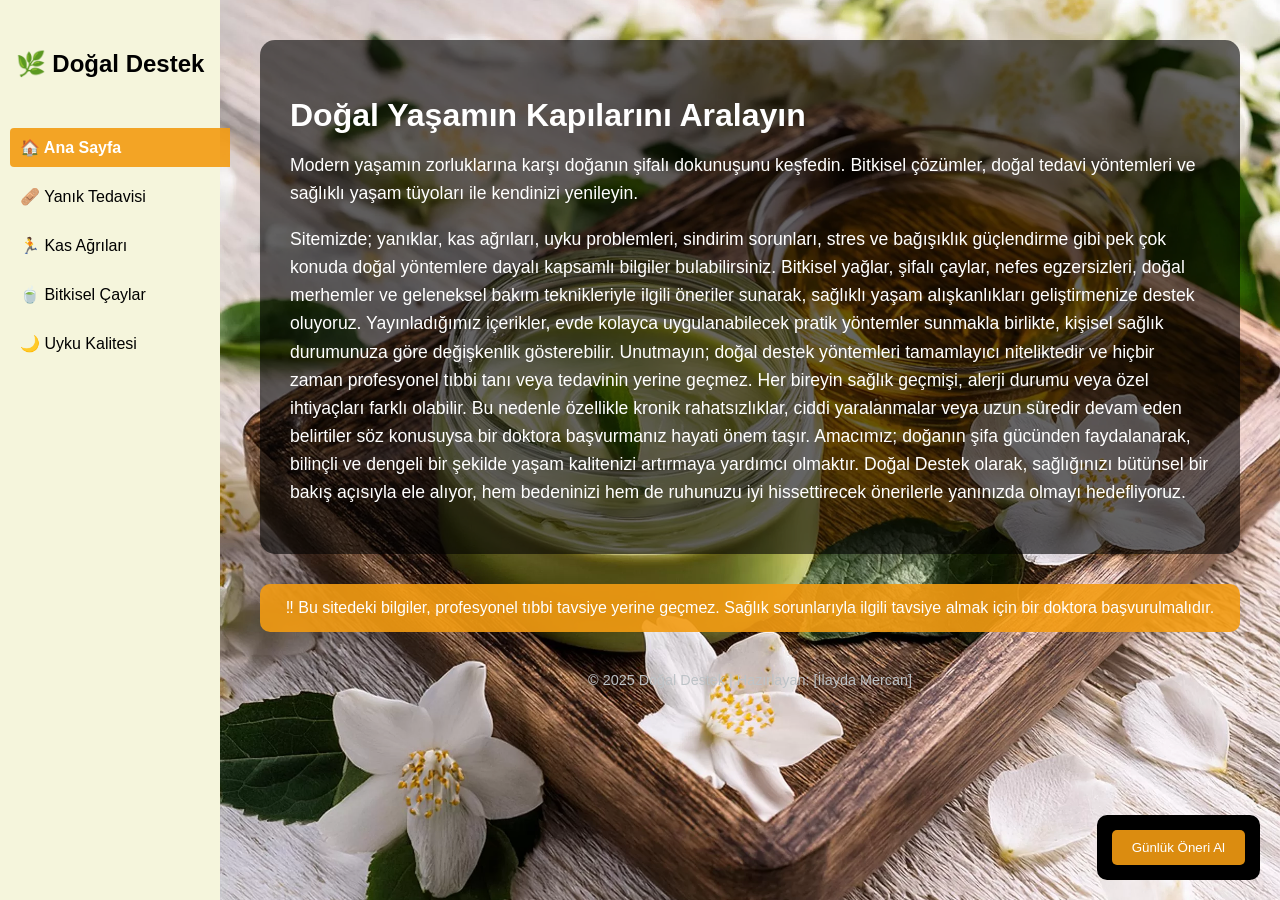
<file: index.html>
<!DOCTYPE html>
<html lang="tr">
<head>
  <meta charset="UTF-8" />
  <meta name="viewport" content="width=device-width, initial-scale=1.0"/>
  <title>Doğal Destek | Ana Sayfa</title>
  <link rel="stylesheet" href="css/index.css" />
</head>
<body>
  <div class="container">
    <!-- Sol Menü -->
    <aside class="sidebar">
      <div class="logo-container">
        <h1 class="logo">🌿 Doğal Destek</h1>
      </div>
      <nav class="nav-links">
        <a href="index.html" class="active">🏠 Ana Sayfa</a>
        <a href="yanik_tedavisi.html">🩹 Yanık Tedavisi</a>
        <a href="kas_agrilari.html">🏃 Kas Ağrıları</a>
        <a href="bitkisel_caylar.html">🍵 Bitkisel Çaylar</a>
        <a href="uyku_kalitesi.html">🌙 Uyku Kalitesi</a>
      </nav>
    </aside>

    <!-- Ana İçerik -->
    <main class="main-content">
      <section class="icerik-kapsayici">
        <h2>Doğal Yaşamın Kapılarını Aralayın</h2>
        <p>Modern yaşamın zorluklarına karşı doğanın şifalı dokunuşunu keşfedin. Bitkisel çözümler, doğal tedavi yöntemleri ve sağlıklı yaşam tüyoları ile kendinizi yenileyin.</p>
        <p>Sitemizde; yanıklar, kas ağrıları, uyku problemleri, sindirim sorunları, stres ve bağışıklık güçlendirme gibi pek çok konuda doğal yöntemlere dayalı kapsamlı bilgiler bulabilirsiniz. Bitkisel yağlar, şifalı çaylar, nefes egzersizleri, doğal merhemler ve geleneksel bakım teknikleriyle ilgili öneriler sunarak, sağlıklı yaşam alışkanlıkları geliştirmenize destek oluyoruz.
          Yayınladığımız içerikler, evde kolayca uygulanabilecek pratik yöntemler sunmakla birlikte, kişisel sağlık durumunuza göre değişkenlik gösterebilir. Unutmayın; doğal destek yöntemleri tamamlayıcı niteliktedir ve hiçbir zaman profesyonel tıbbi tanı veya tedavinin yerine geçmez.
          Her bireyin sağlık geçmişi, alerji durumu veya özel ihtiyaçları farklı olabilir. Bu nedenle özellikle kronik rahatsızlıklar, ciddi yaralanmalar veya uzun süredir devam eden belirtiler söz konusuysa bir doktora başvurmanız hayati önem taşır.
          Amacımız; doğanın şifa gücünden faydalanarak, bilinçli ve dengeli bir şekilde yaşam kalitenizi artırmaya yardımcı olmaktır. Doğal Destek olarak, sağlığınızı bütünsel bir bakış açısıyla ele alıyor, hem bedeninizi hem de ruhunuzu iyi hissettirecek önerilerle yanınızda olmayı hedefliyoruz.</p>
      </section>

      <div class="uyari">
        ‼️ Bu sitedeki bilgiler, profesyonel tıbbi tavsiye yerine geçmez. Sağlık sorunlarıyla ilgili tavsiye almak için bir doktora başvurulmalıdır.
      </div>

      <footer>
        © 2025 Doğal Destek | Hazırlayan: [İlayda Mercan]
      </footer>
    </main>
  </div>

  <div class="oneri-container">
    <button id="gunluk-oneri-button" class="btn">Günlük Öneri Al</button>
    <div id="gunluk-oneri" class="onerikutu">📌 Bugünün önerisi yükleniyor...</div>
  </div>

  <script src="js/index.js"></script>
</body>
</html>
</file>
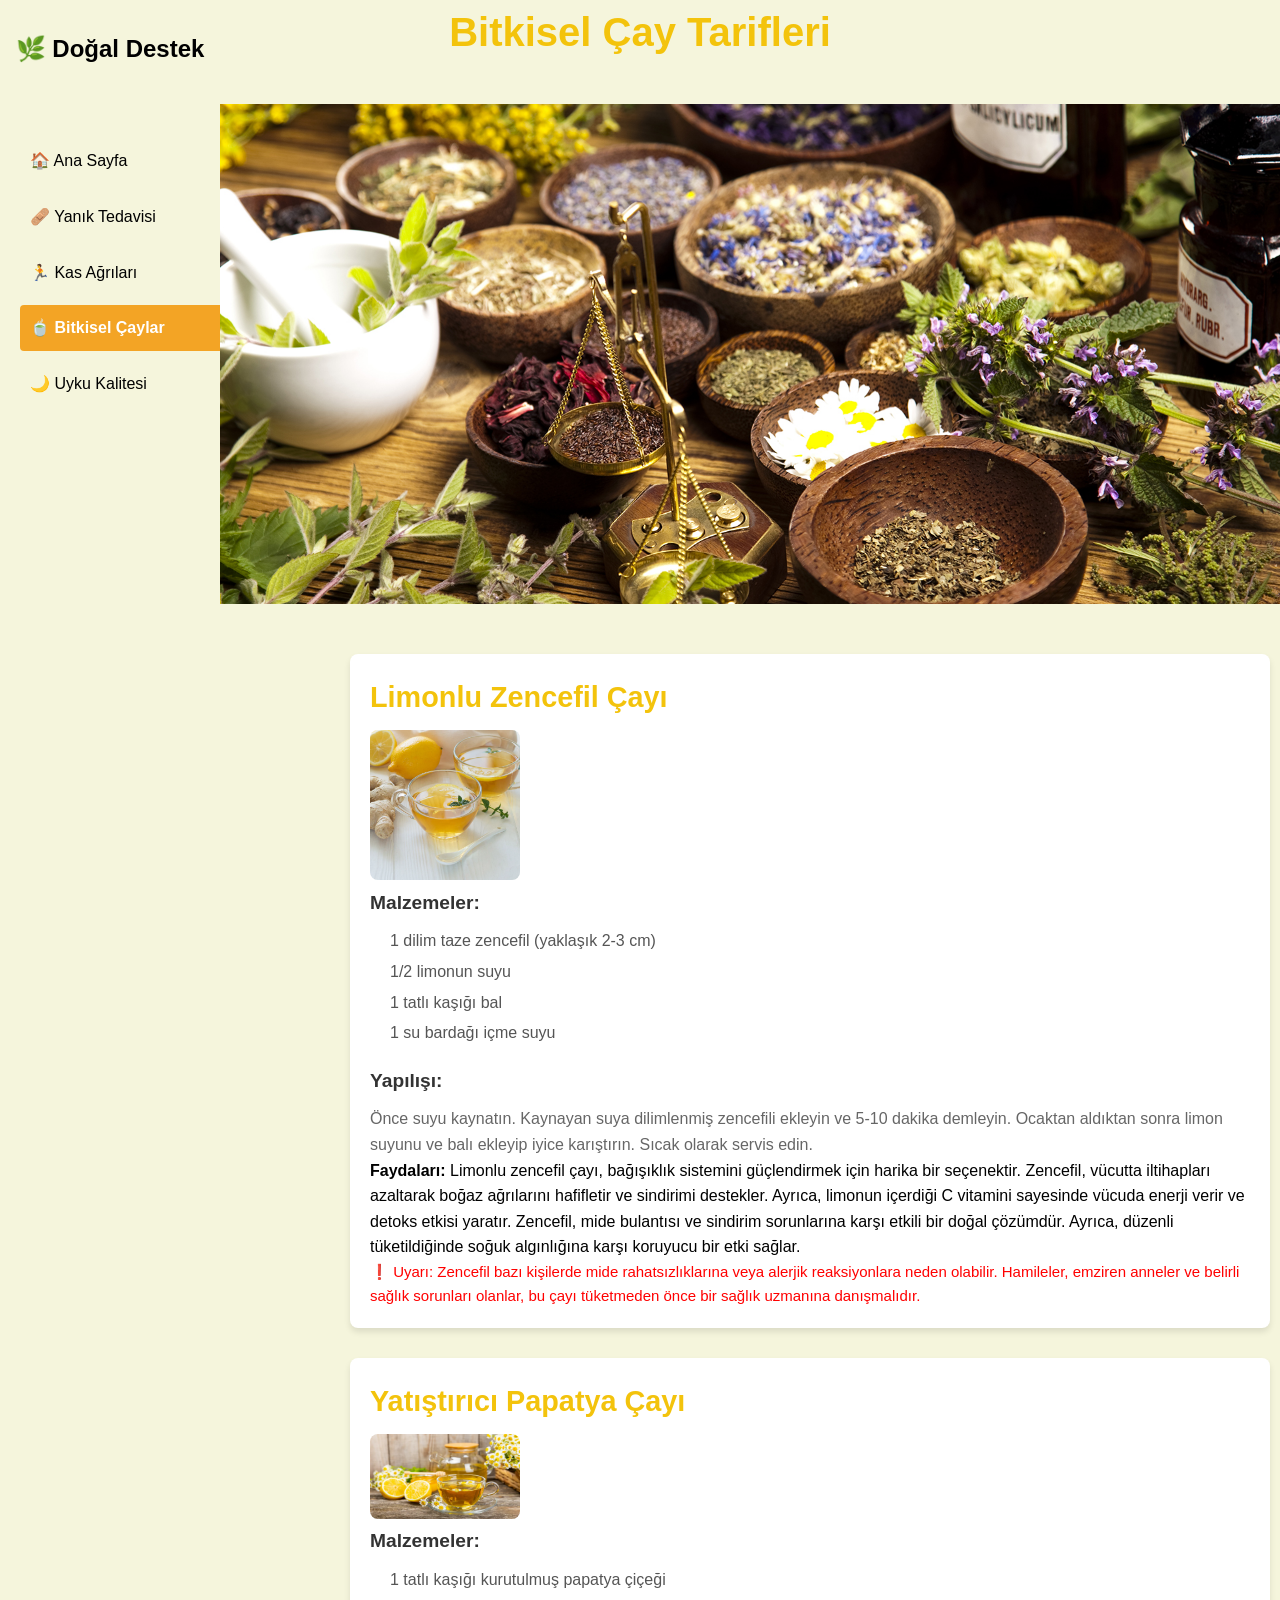
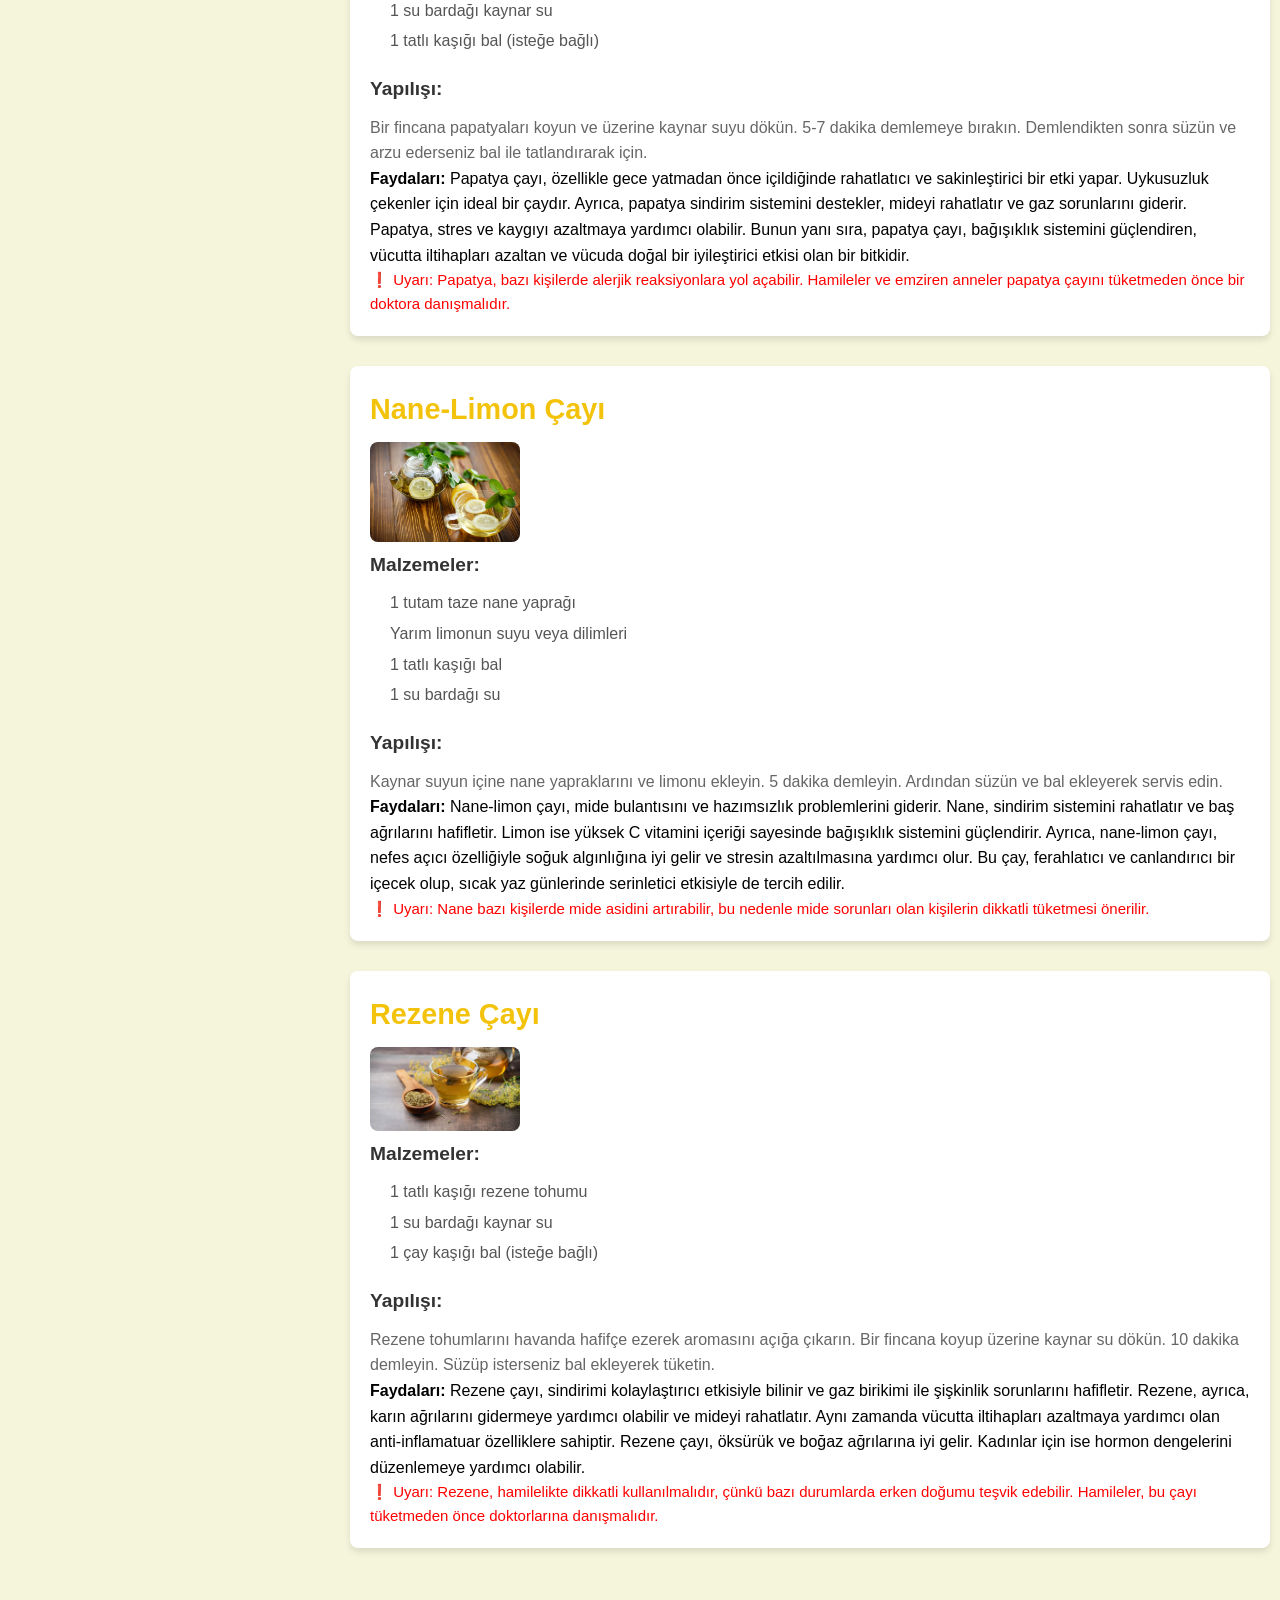
<file: bitkisel_caylar.html>
<!DOCTYPE html>
<html lang="tr">
<head>
  <meta charset="UTF-8">
  <meta name="viewport" content="width=device-width, initial-scale=1.0">
  <title>Bitkisel Çaylar</title>
  <link rel="stylesheet" href="css/bitkisel_caylar.css">
</head>
<body>
  <!-- Sol Menü -->
  <aside class="sidebar">
    <div class="logo-container">
      <h1 class="logo">🌿 Doğal Destek</h1>
    </div>
    <nav class="nav-links">
      <a href="index.html">🏠 Ana Sayfa</a>
      <a href="yanik_tedavisi.html">🩹 Yanık Tedavisi</a>
      <a href="kas_agrilari.html">🏃 Kas Ağrıları</a>
      <a href="bitkisel_caylar.html" class="active">🍵 Bitkisel Çaylar</a>
      <a href="uyku_kalitesi.html">🌙 Uyku Kalitesi</a>
    </nav>
  </aside>

  <!-- Banner -->
  <header>
    <div class="banner">
      <h1>Bitkisel Çay Tarifleri</h1>
      <img src="img/bitkiselçaylar1.jpg" alt="Bitkisel Çaylar" class="banner-img">
    </div>
  </header>

  <main>
    <div class="content-wrapper">
        <section class="tea-recipes">

            <!-- Limonlu Zencefil Çayı -->
            <div class="tea-card" id="recipe-1">
              <h2>Limonlu Zencefil Çayı</h2>
              <img src="img/limonluzencefil.jpg" alt="Limonlu Zencefil Çayı" class="tea-img">
              <div class="ingredients">
                <h3>Malzemeler:</h3>
                <ul>
                  <li>1 dilim taze zencefil (yaklaşık 2-3 cm)</li>
                  <li>1/2 limonun suyu</li>
                  <li>1 tatlı kaşığı bal</li>
                  <li>1 su bardağı içme suyu</li>
                </ul>
              </div>
              <div class="instructions">
                <h3>Yapılışı:</h3>
                <p>Önce suyu kaynatın. Kaynayan suya dilimlenmiş zencefili ekleyin ve 5-10 dakika demleyin. Ocaktan aldıktan sonra limon suyunu ve balı ekleyip iyice karıştırın. Sıcak olarak servis edin.</p>
              </div>
              <p><strong>Faydaları:</strong> Limonlu zencefil çayı, bağışıklık sistemini güçlendirmek için harika bir seçenektir. Zencefil, vücutta iltihapları azaltarak boğaz ağrılarını hafifletir ve sindirimi destekler. Ayrıca, limonun içerdiği C vitamini sayesinde vücuda enerji verir ve detoks etkisi yaratır. Zencefil, mide bulantısı ve sindirim sorunlarına karşı etkili bir doğal çözümdür. Ayrıca, düzenli tüketildiğinde soğuk algınlığına karşı koruyucu bir etki sağlar.</p>
              <p style="color: red; font-size: 15px;">❗ Uyarı: Zencefil bazı kişilerde mide rahatsızlıklarına veya alerjik reaksiyonlara neden olabilir. Hamileler, emziren anneler ve belirli sağlık sorunları olanlar, bu çayı tüketmeden önce bir sağlık uzmanına danışmalıdır.</p>
            </div>
            
            <!-- Papatya Çayı -->
            <div class="tea-card" id="recipe-2">
              <h2>Yatıştırıcı Papatya Çayı</h2>
              <img src="img/papatyaçayı.jpg" alt="Papatya Çayı" class="tea-img">
              <div class="ingredients">
                <h3>Malzemeler:</h3>
                <ul>
                  <li>1 tatlı kaşığı kurutulmuş papatya çiçeği</li>
                  <li>1 su bardağı kaynar su</li>
                  <li>1 tatlı kaşığı bal (isteğe bağlı)</li>
                </ul>
              </div>
              <div class="instructions">
                <h3>Yapılışı:</h3>
                <p>Bir fincana papatyaları koyun ve üzerine kaynar suyu dökün. 5-7 dakika demlemeye bırakın. Demlendikten sonra süzün ve arzu ederseniz bal ile tatlandırarak için.</p>
              </div>
              <p><strong>Faydaları:</strong> Papatya çayı, özellikle gece yatmadan önce içildiğinde rahatlatıcı ve sakinleştirici bir etki yapar. Uykusuzluk çekenler için ideal bir çaydır. Ayrıca, papatya sindirim sistemini destekler, mideyi rahatlatır ve gaz sorunlarını giderir. Papatya, stres ve kaygıyı azaltmaya yardımcı olabilir. Bunun yanı sıra, papatya çayı, bağışıklık sistemini güçlendiren, vücutta iltihapları azaltan ve vücuda doğal bir iyileştirici etkisi olan bir bitkidir.</p>
              <p style="color: red; font-size: 15px;">❗ Uyarı: Papatya, bazı kişilerde alerjik reaksiyonlara yol açabilir. Hamileler ve emziren anneler papatya çayını tüketmeden önce bir doktora danışmalıdır.</p>
            </div>
            
            <!-- Nane-Limon Çayı -->
            <div class="tea-card" id="recipe-3">
              <h2>Nane-Limon Çayı</h2>
              <img src="img/nanelimonçayı.jpg" alt="Nane-Limon Çayı" class="tea-img">
              <div class="ingredients">
                <h3>Malzemeler:</h3>
                <ul>
                  <li>1 tutam taze nane yaprağı</li>
                  <li>Yarım limonun suyu veya dilimleri</li>
                  <li>1 tatlı kaşığı bal</li>
                  <li>1 su bardağı su</li>
                </ul>
              </div>
              <div class="instructions">
                <h3>Yapılışı:</h3>
                <p>Kaynar suyun içine nane yapraklarını ve limonu ekleyin. 5 dakika demleyin. Ardından süzün ve bal ekleyerek servis edin.</p>
              </div>
              <p><strong>Faydaları:</strong> Nane-limon çayı, mide bulantısını ve hazımsızlık problemlerini giderir. Nane, sindirim sistemini rahatlatır ve baş ağrılarını hafifletir. Limon ise yüksek C vitamini içeriği sayesinde bağışıklık sistemini güçlendirir. Ayrıca, nane-limon çayı, nefes açıcı özelliğiyle soğuk algınlığına iyi gelir ve stresin azaltılmasına yardımcı olur. Bu çay, ferahlatıcı ve canlandırıcı bir içecek olup, sıcak yaz günlerinde serinletici etkisiyle de tercih edilir.</p>
              <p style="color: red; font-size: 15px;">❗ Uyarı: Nane bazı kişilerde mide asidini artırabilir, bu nedenle mide sorunları olan kişilerin dikkatli tüketmesi önerilir.</p>
            </div>
            
            <!-- Rezene Çayı -->
            <div class="tea-card" id="recipe-4">
              <h2>Rezene Çayı</h2>
              <img src="img/rezeneçayı.jpg" alt="Rezene Çayı" class="tea-img">
              <div class="ingredients">
                <h3>Malzemeler:</h3>
                <ul>
                  <li>1 tatlı kaşığı rezene tohumu</li>
                  <li>1 su bardağı kaynar su</li>
                  <li>1 çay kaşığı bal (isteğe bağlı)</li>
                </ul>
              </div>
              <div class="instructions">
                <h3>Yapılışı:</h3>
                <p>Rezene tohumlarını havanda hafifçe ezerek aromasını açığa çıkarın. Bir fincana koyup üzerine kaynar su dökün. 10 dakika demleyin. Süzüp isterseniz bal ekleyerek tüketin.</p>
              </div>
              <p><strong>Faydaları:</strong> Rezene çayı, sindirimi kolaylaştırıcı etkisiyle bilinir ve gaz birikimi ile şişkinlik sorunlarını hafifletir. Rezene, ayrıca, karın ağrılarını gidermeye yardımcı olabilir ve mideyi rahatlatır. Aynı zamanda vücutta iltihapları azaltmaya yardımcı olan anti-inflamatuar özelliklere sahiptir. Rezene çayı, öksürük ve boğaz ağrılarına iyi gelir. Kadınlar için ise hormon dengelerini düzenlemeye yardımcı olabilir.</p>
              <p style="color: red; font-size: 15px;">❗ Uyarı: Rezene, hamilelikte dikkatli kullanılmalıdır, çünkü bazı durumlarda erken doğumu teşvik edebilir. Hamileler, bu çayı tüketmeden önce doktorlarına danışmalıdır.</p>
            </div>
          
          </section>
          <footer>
        <p>© 2025 Doğal Destek | Hazırlayan: [İlayda Mercan]</p>
      </footer>
          
        
    </div>
  </main>

  <script src="js/bitkisel_caylar.js"></script>
</body>
</html>
</file>
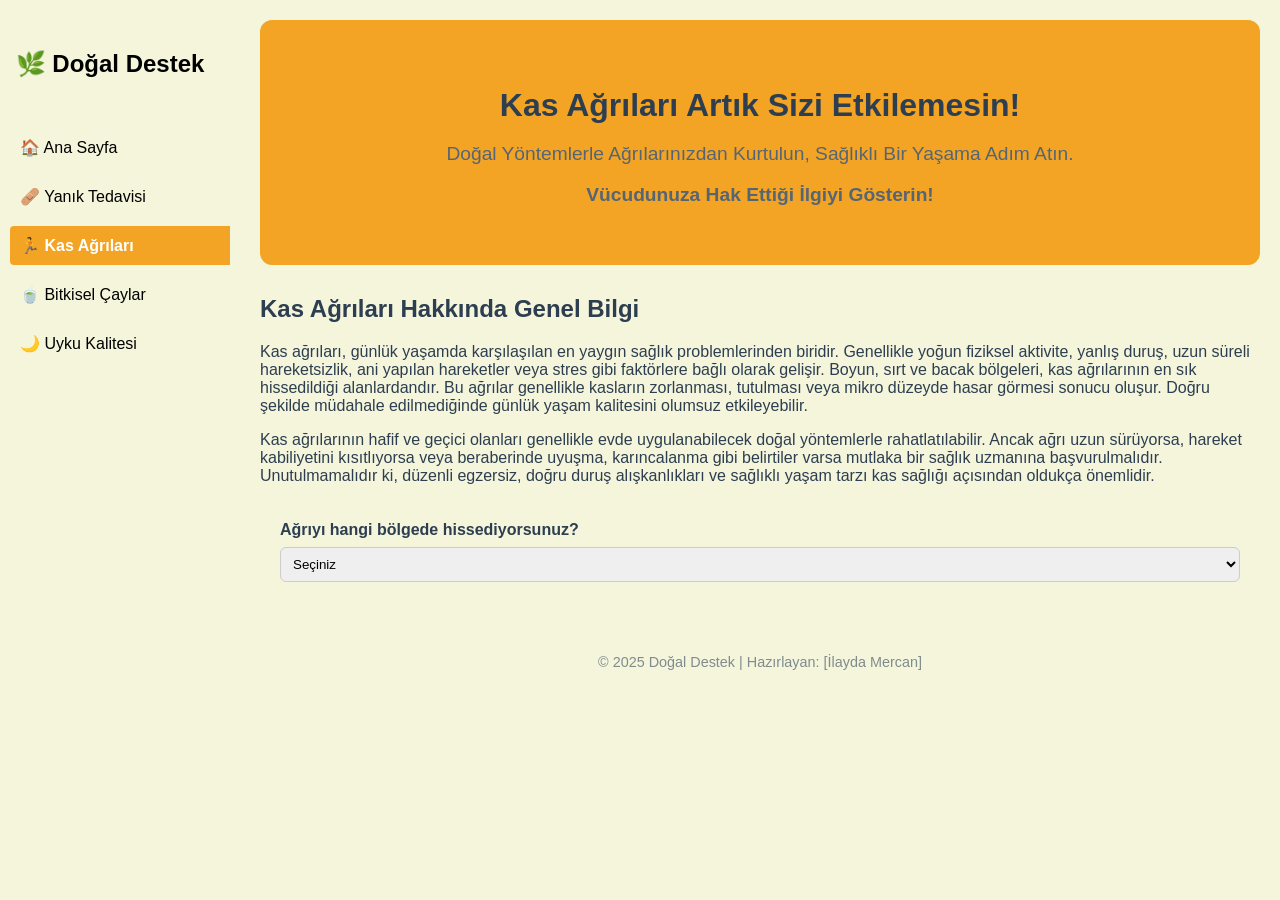
<file: kas_agrilari.html>
<!DOCTYPE html>
<html lang="tr">
<head>
  <meta charset="UTF-8" />
  <meta name="viewport" content="width=device-width, initial-scale=1.0" />
  <title>Kas Ağrıları İçin Doğal Yöntemler</title>
  <link rel="stylesheet" href="css/kas_agrilari.css" />
</head>
<body>
  <div class="kas-agrilari-sayfa">
    <!-- Sol Menü -->
    <aside class="sidebar">
      <div class="logo-container">
        <h1 class="logo">🌿 Doğal Destek</h1>
      </div>
      <nav class="nav-links">
        <a href="index.html">🏠 Ana Sayfa</a>
        <a href="yanik_tedavisi.html">🩹 Yanık Tedavisi</a>
        <a href="kas_agrilari.html" class="active">🏃 Kas Ağrıları</a>
        <a href="bitkisel_caylar.html">🍵 Bitkisel Çaylar</a>
        <a href="uyku_kalitesi.html">🌙 Uyku Kalitesi</a>
      </nav>
    </aside>

   <!-- Hero -->
<section class="hero">
  <h1>Kas Ağrıları Artık Sizi Etkilemesin!</h1>
  <p>Doğal Yöntemlerle Ağrılarınızdan Kurtulun, Sağlıklı Bir Yaşama Adım Atın.</p>
  <p><strong>Vücudunuza Hak Ettiği İlgiyi Gösterin!</strong></p>
</section>


    <!-- Genel Bilgi -->
    <section id="genel-bilgi">
      <h2>Kas Ağrıları Hakkında Genel Bilgi</h2>
      <p>Kas ağrıları, günlük yaşamda karşılaşılan en yaygın sağlık problemlerinden biridir. Genellikle yoğun fiziksel aktivite, yanlış duruş, uzun süreli hareketsizlik, ani yapılan hareketler veya stres gibi faktörlere bağlı olarak gelişir. Boyun, sırt ve bacak bölgeleri, kas ağrılarının en sık hissedildiği alanlardandır. Bu ağrılar genellikle kasların zorlanması, tutulması veya mikro düzeyde hasar görmesi sonucu oluşur. Doğru şekilde müdahale edilmediğinde günlük yaşam kalitesini olumsuz etkileyebilir.</p> 
      <p>Kas ağrılarının hafif ve geçici olanları genellikle evde uygulanabilecek doğal yöntemlerle rahatlatılabilir. Ancak ağrı uzun sürüyorsa, hareket kabiliyetini kısıtlıyorsa veya beraberinde uyuşma, karıncalanma gibi belirtiler varsa mutlaka bir sağlık uzmanına başvurulmalıdır. Unutulmamalıdır ki, düzenli egzersiz, doğru duruş alışkanlıkları ve sağlıklı yaşam tarzı kas sağlığı açısından oldukça önemlidir.</p>
    </section>

    <!-- Dropdown -->
    <section class="dropdown-oneri">
      <label for="hissetme">Ağrıyı hangi bölgede hissediyorsunuz?</label>
      <select id="hissetme">
        <option value="">Seçiniz</option>
        <option value="boyun">Boyun</option>
        <option value="sirt">Sırt</option>
        <option value="bacak">Bacak</option>
      </select>
    </section>

    <!-- Öneri Alanı -->
<section id="oneri-alani" style="display: none;"></section>

<!-- Video Alanı -->
<section id="video-alani" style="display: none;"></section>



    <!-- Footer -->
   <footer>
        <p>© 2025 Doğal Destek | Hazırlayan: [İlayda Mercan]</p>
      </footer>
  </div>

  <script src="js/kas_agrilari.js"></script>
</body>
</html>
</file>
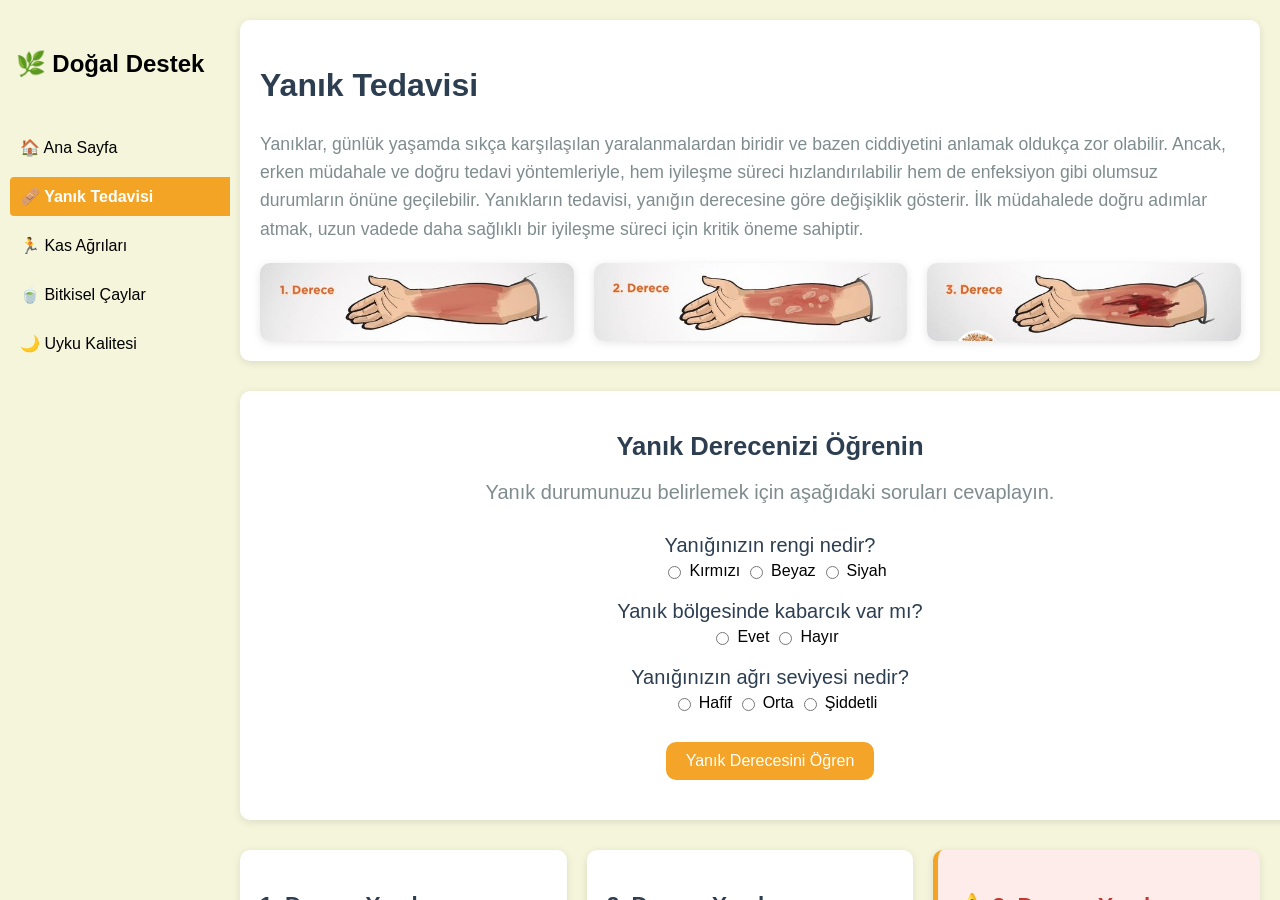
<file: yanik_tedavisi.html>
<!DOCTYPE html>
<html lang="tr">
<head>
  <meta charset="UTF-8" />
  <meta name="viewport" content="width=device-width, initial-scale=1.0"/>
  <title>Yanık Tedavisi | Doğal Destek</title>
  <link rel="stylesheet" href="css/yanik_tedavisi.css" />
</head>
<body>
  <div class="container">
    <!-- Sol Menü -->
    <aside class="sidebar">
      <div class="logo-container">
        <h1 class="logo">🌿 Doğal Destek</h1>
      </div>
      <nav class="nav-links">
        <a href="index.html"><span>🏠</span> Ana Sayfa</a>
        <a href="yanik_tedavisi.html" class="active"><span>🩹</span> Yanık Tedavisi</a>
        <a href="kas_agrilari.html"><span>🏃</span> Kas Ağrıları</a>
        <a href="bitkisel_caylar.html"><span>🍵</span> Bitkisel Çaylar</a>
        <a href="uyku_kalitesi.html"><span>🌙</span> Uyku Kalitesi</a>
      </nav>
    </aside>

    <!-- Ana İçerik -->
    <main class="main-content">
      <section class="icerik-kutu">
        <h2>Yanık Tedavisi</h2>
        <p>
          Yanıklar, günlük yaşamda sıkça karşılaşılan yaralanmalardan biridir ve bazen ciddiyetini anlamak oldukça zor olabilir. Ancak, erken müdahale ve doğru tedavi yöntemleriyle, hem iyileşme süreci hızlandırılabilir hem de enfeksiyon gibi olumsuz durumların önüne geçilebilir. Yanıkların tedavisi, yanığın derecesine göre değişiklik gösterir. İlk müdahalede doğru adımlar atmak, uzun vadede daha sağlıklı bir iyileşme süreci için kritik öneme sahiptir.
        </p>
        <div class="yanik-gorselleri">
          <img src="img/yanık1.jpg" alt="Yanık 1" class="yanik-gorsel">
          <img src="img/yanık2.jpg" alt="Yanık 2" class="yanik-gorsel">
          <img src="img/yanık3.jpg" alt="Yanık 3" class="yanik-gorsel">
        </div>
      </section>

      <!-- Yanık Derecesi Anketi -->
      <section class="anket-kutu">
        <h2>Yanık Derecenizi Öğrenin</h2>
        <p>Yanık durumunuzu belirlemek için aşağıdaki soruları cevaplayın.</p>
        <form id="yanik-form">
          <label for="renk">Yanığınızın rengi nedir?</label>
          <div class="radio-grup">
            <input type="radio" id="kirmizi" name="renk" value="kirmizi" required> Kırmızı
            <input type="radio" id="beyaz" name="renk" value="beyaz"> Beyaz
            <input type="radio" id="siyah" name="renk" value="siyah"> Siyah
          </div>

          <label for="kabarcik">Yanık bölgesinde kabarcık var mı?</label>
          <div class="radio-grup">
            <input type="radio" id="evet" name="kabarcik" value="evet" required> Evet
            <input type="radio" id="hayir" name="kabarcik" value="hayir"> Hayır
          </div>

          <label for="agri">Yanığınızın ağrı seviyesi nedir?</label>
          <div class="radio-grup">
            <input type="radio" id="hafif" name="agri" value="hafif" required> Hafif
            <input type="radio" id="orta" name="agri" value="orta"> Orta
            <input type="radio" id="siddetli" name="agri" value="siddetli"> Şiddetli
          </div>

          <button type="submit" id="gonder">Yanık Derecesini Öğren</button>
        </form>
        <p id="sonuc"></p>
      </section>

<!-- Bilgi Kartları -->
<section class="bilgi-kartlari">
  <!-- 1. Derece Yanık Kartı -->
  <div class="kart">
    <h3>1. Derece Yanık</h3>
    <p><strong>Tanım:</strong><br>1. derece yanık, cilt yüzeyinde meydana gelir. Bu tür yanıklarda cilt genellikle kırmızıya döner ve hafif bir ağrı hissedilir. Yanık bölgesinde kabarcıklar oluşmaz. Genellikle birkaç saat içinde iyileşir ve kalıcı iz bırakmaz.</p>
    
    <p><strong>Nasıl Tedavi Edilir?</strong><br>Aloe vera ve soğuk su ile tedavi edilebilir.</p>

    <h4>Aloe Vera</h4>
    <p><strong>Nasıl Kullanılır?</strong><br>Aloe vera jelini doğrudan yanık bölgesine uygulayın. Cildinizde rahatlama hissi oluşana kadar bekleyin. Bu, ağrıyı hafifletir ve cildin iyileşmesine yardımcı olur.</p>

    <h4>Soğuk Su</h4>
    <p><strong>Nasıl Kullanılır?</strong><br>Yanık bölgesine soğuk su uygulamak, ciltteki aşırı ısının hızla düşmesini sağlar. Soğuk su, yanık bölgesinde ağrıyı hafifletir ve iltihap oluşumunu engelleyebilir. Yanık bölgesine birkaç dakika boyunca soğuk su uygulayın.</p>
  </div>

  <!-- 2. Derece Yanık Kartı -->
  <div class="kart">
    <h3>2. Derece Yanık</h3>
    <p><strong>Tanım:</strong><br>2. derece yanık, cilt yüzeyinin altındaki daha derin katmanları etkiler. Ciltte kırmızılaşma, şişlik ve genellikle kabarcıklar oluşur. Bu tür yanıklar şiddetli ağrıya neden olabilir ve daha uzun süre iyileşebilir.</p>
    
    <p><strong>Nasıl Tedavi Edilir?</strong><br>Bal, 1. derece ve küçük 2. derece yanıklarda etkili olabilir.</p>

    <h4>Bal</h4>
    <p><strong>Nasıl Kullanılır?</strong><br>Bal, antibakteriyel özelliklere sahip olup, enfeksiyon riskini azaltmaya yardımcı olabilir. Balı temiz bir parmakla yanık bölgesine ince bir tabaka halinde sürün. Bu işlemi günde birkaç kez tekrarlayın. Balın içerdiği antioksidanlar, iyileşme sürecini hızlandırarak ağrıyı hafifletebilir.</p>
  </div>

  <!-- 3. Derece Yanık Kartı -->
  <div class="kart kart-uyari">
    <h3>⚠️ 3. Derece Yanık</h3>
    <p><strong>Tanım:</strong><br>3. derece yanıklar, cilt ve altındaki tüm dokuları etkiler. Bu tür yanıklar çok ciddi olup, cilt tamamen yanmış ve siyahlaşmış olabilir. Sinir uçları da zarar görebileceği için ağrı hissi bazen oluşmayabilir. Derhal acil tıbbi müdahale gerektirir.</p>

    <p><strong>Dikkat:</strong> 3. derece yanıklar, ciddi doku tahribatına neden olur ve tedavi için profesyonel tıbbi yardım alınması gerekmektedir. Bu tür yanıklarda <strong>doğal yöntemler</strong> etkili değildir. Derhal bir sağlık kuruluşuna başvurmanız gerekmektedir.</p>
    <p style="color: #c0392b; font-weight: bold;">Acilen doktora veya hastaneye gidiniz.</p>
  </div>
</section>

<!-- Kullanıcı Yorumları (Başlık ve Buton) -->
<section class="yorumlar">
  <h3 style="margin-bottom: 0;">Kullanıcı Yorumları</h3>
  <button onclick="yorumlariGoster()" id="yorumBtn">Yorumları Göster</button>

  <div id="yorumIcerik" style="display: none; margin-top: 15px;">
    <div class="yorum-karti">
  <strong>idil_yvz</strong>
  <p>Geçen hafta kolumda oluşan hafif bir yanık için buradaki önerileri denemeye karar verdim. Özellikle aloe vera tavsiyesi çok etkili oldu. İlk uygulamadan sonra bile cildimdeki yanma hissi azaldı ve kızarıklık birkaç gün içinde tamamen geçti. Sayenizde ilaç kullanmadan doğal bir çözümle iyileştim. Çok teşekkür ederim!</p>
</div>

<div class="yorum-karti">
  <strong>beril_17</strong>
  <p>Yanık derecesini öğrenme testi çok faydalıydı. Öncesinde ne yapmam gerektiğini bilmiyordum ama soruları cevapladıktan sonra 2. derece yanık yaşadığımı fark ettim. Bal önerisini uyguladım ve hem ağrım hafifledi hem de iyileşme süreci hızlandı. Bilgilendirme kartları çok açıklayıcı, böyle bir içerik sunduğunuz için minnettarım.</p>
</div>

<div class="yorum-karti">
  <strong>gizliyorumcu</strong>
  <p>Ocakta yemek yaparken elimi yaktım ve sayfanızdaki bilgileri denemek istedim. İlk olarak soğuk su önerisini uyguladım, ardından aloe vera jeli sürdüm. Sadece fiziksel olarak değil, psikolojik olarak da rahatladım çünkü ne yapacağımı bilmek insanı güvende hissettiriyor. Gerçekten sade ama etkili bilgilerle dolu bir sayfa. Emeği geçenlere teşekkür ederim.</p>
</div>

  </div>
</section>


      <footer>
        <p>© 2025 Doğal Destek | Hazırlayan: [İlayda Mercan]</p>
      </footer>
    </main>
  </div>

  <script src="js/yanik_tedavisi.js"></script>
</body>
</html>
</file>
<file: css/index.css>
body {
  margin: 0;
  padding: 0;
  font-family: Arial, sans-serif;
  display: flex;
  height: 100vh;
  overflow: hidden;
}

.container {
  display: flex;
  flex: 1;
}

/* Sol Menü */
.sidebar {
  width: 220px;
  background-color: #f5f5dc; 
  color: #000; 
  padding-top: 30px;
  display: flex;
  flex-direction: column;
  align-items: center;
  position: fixed;
  top: 0;
  bottom: 0;
  left: 0;
}

.logo-container {
  margin-bottom: 30px;
}

.logo {
  font-size: 1.5em;
  color: #000; 
}

.nav-links {
  width: 100%;
  padding-left: 20px;
}

.nav-links a {
  color: #000; 
  text-decoration: none;
  padding: 10px;
  display: block;
  border-radius: 4px 0 0 4px;
  transition: background 0.3s, padding-left 0.3s;
  margin-bottom: 10px;
}

.nav-links a:hover {
  background-color: rgba(243, 156, 18, 0.9); 
  padding-left: 20px;
  color: #fff; 
}

.nav-links a.active {
  background-color: rgba(243, 156, 18, 0.9); 
  font-weight: bold;
  color: #fff; 
}


/* Ana İçerik */
.main-content {
  margin-left: 220px;
  flex: 1;
  padding: 40px;
  background-image: url("../img/anasayfa.jpg");
  background-size: cover;
  background-position: center;
  color: #fff;
  overflow-y: auto;
}

.icerik-kapsayici {
  background-color: rgba(0, 0, 0, 0.6);/*saydamlık*/
  padding: 30px;
  border-radius: 15px;
}

.icerik-kapsayici h2 {
  font-size: 2em;
  margin-bottom: 15px;
}

.icerik-kapsayici p {
  font-size: 1.1em;
  line-height: 1.6;
}

/* Uyarı Kutusu */
.uyari {
  margin-top: 30px;
  background-color: rgba(243, 156, 18, 0.9);
  color: white;
  padding: 15px;
  border-radius: 10px;
  text-align: center;
}

/* Footer */
footer {
  margin-top: 40px;
  text-align: center;
  font-size: 0.9em;
  color: #bdc3c7;
}

/* Öneri Kutusu */
.oneri-container {
  position: fixed;
  bottom: 20px;
  right: 20px;
  background-color: #000000;
  color: white;
  padding: 15px;
  border-radius: 10px;
  display: flex;
  flex-direction: column;
  align-items: center;
  z-index: 1000;
}

.oneri-container .btn {
  background-color: rgba(243, 156, 18, 0.9);
  color: white;
  border: none;
  padding: 10px 20px;
  border-radius: 5px;
  cursor: pointer;
}

.oneri-container .onerikutu {
  margin-top: 10px;
  background-color: rgba(243, 156, 18, 0.9);
  padding: 10px;
  border-radius: 5px;
  display: none;
}
</file>
<file: css/bitkisel_caylar.css>
* {
    margin: 0;
    padding: 0;
    box-sizing: border-box;
}

body {
    font-family: Arial, sans-serif;
    line-height: 1.6;
    background-color: #f5f5dc;
    display: flex;
    flex-direction: column;
    align-items: flex-start; /* soldan hizalama */
    min-height: 100vh;
}

/* İçerik Wrapper */
.content-wrapper {
    width: 100%;
    margin-left: 220px; 
}

/* Header ve Banner */
header {
    width: 100%;
    margin-bottom: 30px;
    position: relative;
    z-index: 1; /* Header'ı ön planda tutar */
}

.banner-img {
    width: 100%;
    height: 500px;
    object-fit: cover;
    display: block;
    position: relative;
    z-index: -1; /* Görselin altına yerleştirilir, menü üstünde olmasın */
}

/* Başlık banner üzerine konumlandırılıyor */
.banner-title {
    position: absolute;
    top: 50%;
    left: 50%;
    transform: translate(-50%, -50%);
    color: white;
    font-size: 2em;
    background-color: rgba(0, 0, 0, 0.5);
    padding: 20px 40px;
    border-radius: 8px;
    text-align: center;
}

/* Çay tarifleri bölümü */
.tea-recipes {
    max-width: 960px;
    margin: 0 auto;
    padding: 20px;
    width: 100%;
}

/* Başlık */
h1 {
    text-align: center;
    font-size: 2.5em;
    margin-bottom: 40px;
    color: #f3c30c; 
}

/* Çay kartı */
.tea-card {
    background-color: #fff;
    box-shadow: 0 4px 6px rgba(0, 0, 0, 0.1);
    border-radius: 8px;
    margin-bottom: 30px;
    padding: 20px;
    transition: transform 0.3s ease, box-shadow 0.3s ease;
    display: block; /* Flexbox kullanarak yan yana hizalar */
    align-items: center; 
    justify-content: space-between; 
}

/* Hover efekti */
.tea-card:hover {
    transform: scale(1.05);
    box-shadow: 0 8px 12px rgba(0, 0, 0, 0.2);
}

/* Çay kartı başlıkları */
h2 {
    color: #f3c30c; 
    font-size: 1.8em;
    margin-bottom: 15px;
}

/* Alt başlıklar */
h3 {
    font-size: 1.2em;
    margin-bottom: 10px;
    color: #333;
}

/* Malzeme listesi */
ul {
    list-style-type: none;
    padding-left: 20px;
    margin-bottom: 20px;
}

ul li {
    font-size: 1em;
    margin-bottom: 5px;
    color: #555;
}

/* Yapılışı açıklaması */
.instructions p {
    font-size: 1em;
    margin-top: 10px;
    color: #666;
}

/* Faydaları bölümü */
.benefit {
    margin-top: 15px;
    font-style: italic;
    color: #3b3b3b;
}

/* Çay Kartlarındaki Görseller */
.tea-card img {
    width: 150px; 
    height: auto; 
    border-radius: 8px; 
    margin-right: 20px; 
}


.tea-card h2 {
    margin-bottom: 10px; 
}

/* Tariflerin başlıkları ve görsellerinin uyumu */
.tea-card .ingredients, .tea-card .instructions, .tea-card p {
    flex-grow: 1; 
}

/* Sol Menü */
.sidebar {
  width: 220px;
  background-color: #f5f5dc; 
  color: #000; 
  padding-top: 30px;
  display: flex;
  flex-direction: column;
  align-items: center;
  position: fixed;
  top: 0;
  bottom: 0;
  left: 0;
  z-index: 2; /* Sidebar'ı header'dan ön planda yapar */
}

.logo-container {
  margin-bottom: 30px;
}

.logo {
  font-size: 1.5em;
  color: #000; 
}

.nav-links {
  width: 100%;
  padding-left: 20px;
}

.nav-links a {
  color: #000; 
  text-decoration: none;
  padding: 10px;
  display: block;
  border-radius: 4px 0 0 4px;
  transition: background 0.3s, padding-left 0.3s;
  margin-bottom: 10px;
}

.nav-links a:hover {
  background-color: rgba(243, 156, 18, 0.9); 
  padding-left: 20px;
  color: #fff; 
}

.nav-links a.active {
  background-color: rgba(243, 156, 18, 0.9); 
  font-weight: bold;
  color: #fff; 
}
</file>
<file: css/kas_agrilari.css>
/* Genel Stil */
body {
  font-family: 'Segoe UI', sans-serif;
  margin: 0;
  padding: 0;
  background-color: #f5f5dc; 
  color: #2c3e50;
}

/* Sayfa içeriği */
.kas-agrilari-sayfa {
  max-width: 1000px;
  margin: auto;
  padding: 20px;
  margin-left: 240px; 
}

/* Hero */
.hero {
  background-color: rgba(243, 156, 18, 0.9); 
  padding: 40px;
  border-radius: 12px;
  text-align: center;
  margin-bottom: 30px;
}

.hero h1 {
  font-size: 2em;
  margin-bottom: 10px;
}

.hero p {
  font-size: 1.2em;
  color: #566573;
}


.dropdown-oneri {
  background-color: #f5f5dc; 
  padding: 20px;
  border-radius: 10px;
  margin-bottom: 40px;
}

.dropdown-oneri label {
  font-weight: bold;
}

.dropdown-oneri select {
  padding: 8px;
  margin-top: 8px;
  margin-bottom: 12px;
  width: 100%;
  border-radius: 6px;
  border: 1px solid #ccc;
}


#oneri-alani {
  background-color: #fff;
  padding: 20px;
  border-radius: 10px;
  box-shadow: 0 2px 6px rgba(0, 0, 0, 0.08);
  margin-top: 20px;
}


.video-alani {
  text-align: center;
  background-color: #fff;
  padding: 20px;
  border-radius: 10px;
  box-shadow: 0 2px 6px rgba(0, 0, 0, 0.08);
  margin-top: 40px;
}


footer {
  text-align: center;
  color: #7f8c8d;
  font-size: 0.9em;
  margin-top: 30px;
}

/* Sol Menü */
.sidebar {
  width: 220px;
  background-color: #f5f5dc; 
  color: #000; 
  padding-top: 30px;
  display: flex;
  flex-direction: column;
  align-items: center;
  position: fixed;
  top: 0;
  bottom: 0;
  left: 0;
}

.logo-container {
  margin-bottom: 30px;
}

.logo {
  font-size: 1.5em;
  color: #000; 
}

.nav-links {
  width: 100%;
  padding-left: 20px;
}

.nav-links a {
  color: #000; 
  text-decoration: none;
  padding: 10px;
  display: block;
  border-radius: 4px 0 0 4px;
  transition: background 0.3s, padding-left 0.3s;
  margin-bottom: 10px;
}

.nav-links a:hover {
  background-color: rgba(243, 156, 18, 0.9); /* Hover arka plan rengi turuncu */
  padding-left: 20px;
  color: #fff; /* Hover durumunda yazı rengi beyaz */
}

.nav-links a.active {
  background-color: rgba(243, 156, 18, 0.9); /* Aktif link arka plan rengi turuncu */
  font-weight: bold;
  color: #fff; /* Aktif link yazı rengi beyaz */
}

/* Egzersiz Galeri */
.egzersiz-galeri {
  margin-top: 20px;
  text-align: center;
}

.galeri {
  display: flex;
  flex-wrap: wrap;
  justify-content: center;
  gap: 10px;
}

.galeri img {
  width: 150px;
  height: auto;
  border-radius: 10px;
  box-shadow: 0 2px 5px rgba(0,0,0,0.2);
  transition: transform 0.2s;
}

.galeri img:hover {
  transform: scale(1.05);
}

/* Video Linkleri */
.video-links a {
  color: rgba(243, 156, 18, 0.9); /* Turuncu renk */
  font-weight: bold;
  text-decoration: none;
}

.video-links a:hover {
  text-decoration: underline;
}

/* Sırt Egzersizi ve Video Linkleri */
.video-links {
  list-style-type: none;
  padding: 0;
}

.video-links li {
  font-weight: bold;
  color: green; /* Yeşil renk */
  margin-bottom: 10px;
}

.video-links li a {
  text-decoration: none;
  color:rgba(243, 156, 18, 0.9); ;
  font-weight: bold;
}

.video-links li a:hover {
  text-decoration: underline;
  color: #000000; /* Hover için daha koyu yeşil */
}

/* Galeri (Egzersiz Görselleri) */
.egzersiz-galeri .galeri {
  display: grid;
  grid-template-columns: repeat(4, 1fr); /* 4 sütunlu grid */
  gap: 10px;
  margin-top: 20px;
}

.egzersiz-galeri .galeri img {
  width: 100%;
  height: auto;
  border-radius: 8px; /* Görsellerin köşelerini yuvarlak yapar */
  box-shadow: 0 4px 6px rgba(0, 0, 0, 0.1);
}

.egzersiz-galeri h3 {
  font-size: 24px;
  color: #333;
  margin-bottom: 20px;
  text-align: center;
}

/* Button - Geri Dön */
#geri-btn {
  background-color: rgba(243, 156, 18, 0.9); /* Turuncu arka plan */
  color: white;
  border: none;
  padding: 10px 20px;
  text-align: center;
  text-decoration: none;
  display: inline-block;
  font-size: 16px;
  cursor: pointer;
  border-radius: 5px;
  margin-top: 20px;
}

#geri-btn:hover {
  background-color: #e67e22; /* Daha koyu turuncu hover rengi */
}
ul {
  list-style-type: disc;
}
</file>
<file: css/yanik_tedavisi.css>
/* Genel Sayfa Stilleri */
body {
    font-family: Arial, sans-serif;
    margin: 0;
    padding: 0;
    display: flex;
    flex-direction: row;
    height: 100vh;
}

.container {
    display: flex;
    flex: 1;
    overflow: hidden;
}

/* Sol Menü */
.sidebar {
  width: 220px;
  background-color: #f5f5dc;
  color: #000;
  padding-top: 30px;
  display: flex;
  flex-direction: column;
  align-items: center;
  position: fixed;
  top: 0;
  bottom: 0;
  left: 0;
}

.logo-container {
  margin-bottom: 30px;
}

.logo {
  font-size: 1.5em;
  color: #000;
}

.nav-links {
  width: 100%;
  padding-left: 20px;
}

.nav-links a {
  color: #000;
  text-decoration: none;
  padding: 10px;
  display: block;
  border-radius: 4px 0 0 4px;
  transition: background 0.3s, padding-left 0.3s;
  margin-bottom: 10px;
}

.nav-links a:hover {
  background-color: rgba(243, 156, 18, 0.9);
  padding-left: 20px;
  color: #fff;
}

.nav-links a.active {
  background-color: rgba(243, 156, 18, 0.9);
  font-weight: bold;
  color: #fff;
}

/* Ana İçerik */
.main-content {
    flex: 1;
    padding: 20px;
    background-color: #f5f5dc;
    overflow-y: auto;
    margin-left: 220px;
}

/* Yanık Derecesi Anketi */
.anket-kutu {
    width: 100%;
    max-width: 100%;
    margin: 0 auto 30px auto;
    padding: 20px;
    background-color: #ffffff;
    border-radius: 10px;
    box-shadow: 0 2px 8px rgba(0, 0, 0, 0.1);
    text-align: left;
}

.anket-kutu h2 {
    font-size: 1.6em;
    color: #2c3e50;
    text-align: center;
    margin-bottom: 15px;
}

.anket-kutu p {
    font-size: 20px;
    color: #7f8c8d;
    text-align: center;
    margin-bottom: 20px;
}

.anket-kutu form {
    display: flex;
    flex-direction: column;
}

.anket-kutu label {
    font-size: 20px;
    color: #2c3e50;
    margin-bottom: 5px;
    margin-top: 10px;
    text-align: center;
}

.radio-grup {
    display: flex;
    flex-direction: row;
    gap: 5px;
    margin-left: 10px;
    margin-bottom: 10px;
    justify-content: center; /* Yatayda ortalamak için */
    align-items: center; 
}

.anket-kutu button {
    background-color: rgba(243, 156, 18, 0.9);
    color: #fff;
    border: none;
    padding: 10px 20px;
    font-size: 1em;
    border-radius: 10px;
    cursor: pointer;
    margin: 20px auto 0 auto;
    display: block;
    transition: background-color 0.3s ease;
}

.anket-kutu button:hover {
    background-color: #e67e22;
}

/* Başlık ve İçerik Kutusu */
.icerik-kutu {
    background-color: #ffffff;
    padding: 20px;
    border-radius: 10px;
    box-shadow: 0 2px 8px rgba(0, 0, 0, 0.1);
    margin-bottom: 30px;
}

.icerik-kutu h2 {
    font-size: 2em;
    color: #2c3e50;
}

.icerik-kutu p {
    font-size: 1.1em;
    line-height: 1.6;
    color: #7f8c8d;
}

/* Footer */
footer {
    text-align: center;
    margin-top: 30px;
    font-size: 0.9em;
    color: #7f8c8d;
}

footer p {
    margin: 10px 0;
}

/* Bilgi Kartları */
.bilgi-kartlari {
    display: grid;
    grid-template-columns: repeat(auto-fit, minmax(250px, 1fr));
    gap: 20px;
}

.kart {
    background-color: #ffffff;
    padding: 20px;
    border-radius: 10px;
    box-shadow: 0 2px 8px rgba(0, 0, 0, 0.1);
    transition: transform 0.2s;
}

.kart:hover {
    transform: scale(1.02);
}

.kart h3 {
    font-size: 1.4em;
    color: #2c3e50;
    margin-bottom: 10px;
}

.kart p {
    font-size: 1em;
    color: #7f8c8d;
    margin-bottom: 10px;
}

/* Uyarı Kartı */
.kart-uyari {
    background-color: #fdecea;
    border-left: 5px solid rgba(243, 156, 18, 0.9);
}

.kart-uyari h3 {
    color: #c0392b;
}

.kart-uyari p {
    color: #8e2e2e;
}

/* Görsellerin yerleşimi için Flexbox kullanıyoruz */
.yanik-gorselleri {
    display: flex; /* Flexbox ile yerleşim */
    justify-content: space-between; /* Görselleri eşit mesafede yerleştirir */
    gap: 20px; /* Görseller arasındaki boşluk */
    margin-top: 20px; /* Üstten boşluk ekleyelim */
}

.yanik-gorsel {
    width: 32%; /* Her görselin genişliği %32 */
    border-radius: 10px; /* Görsellere yuvarlak köşe */
    box-shadow: 0 2px 8px rgba(0, 0, 0, 0.1); /* Hafif gölge efekti */
    transition: transform 0.2s; /* Hover efekti için geçiş */
}

.yanik-gorsel:hover {
    transform: scale(1.05); /* Hover yapıldığında görseli biraz büyütüyoruz */
}

.yorumlar {
  margin-top: 50px;
  padding: 20px;
  background-color: #f4f4f4;
  border-top: 2px solid #ccc;
}

.yorum-karti {
  background-color: white;
  border-radius: 10px;
  padding: 15px;
  margin-bottom: 10px;
  box-shadow: 0 0 5px rgba(0,0,0,0.1);
}
.yorum-karti {
    background-color: #f4f4f4;
    border-left: 4px solid #3498db;
    padding: 10px;
    margin-bottom: 10px;
    border-radius: 6px;
  }

  #yorumBtn {
    margin-top: 10px;
    padding: 8px 12px;
    background-color: #3498db;
    color: white;
    border: none;
    border-radius: 5px;
    cursor: pointer;
  }

  #yorumBtn:hover {
    background-color: #2980b9;
  }
</file>
